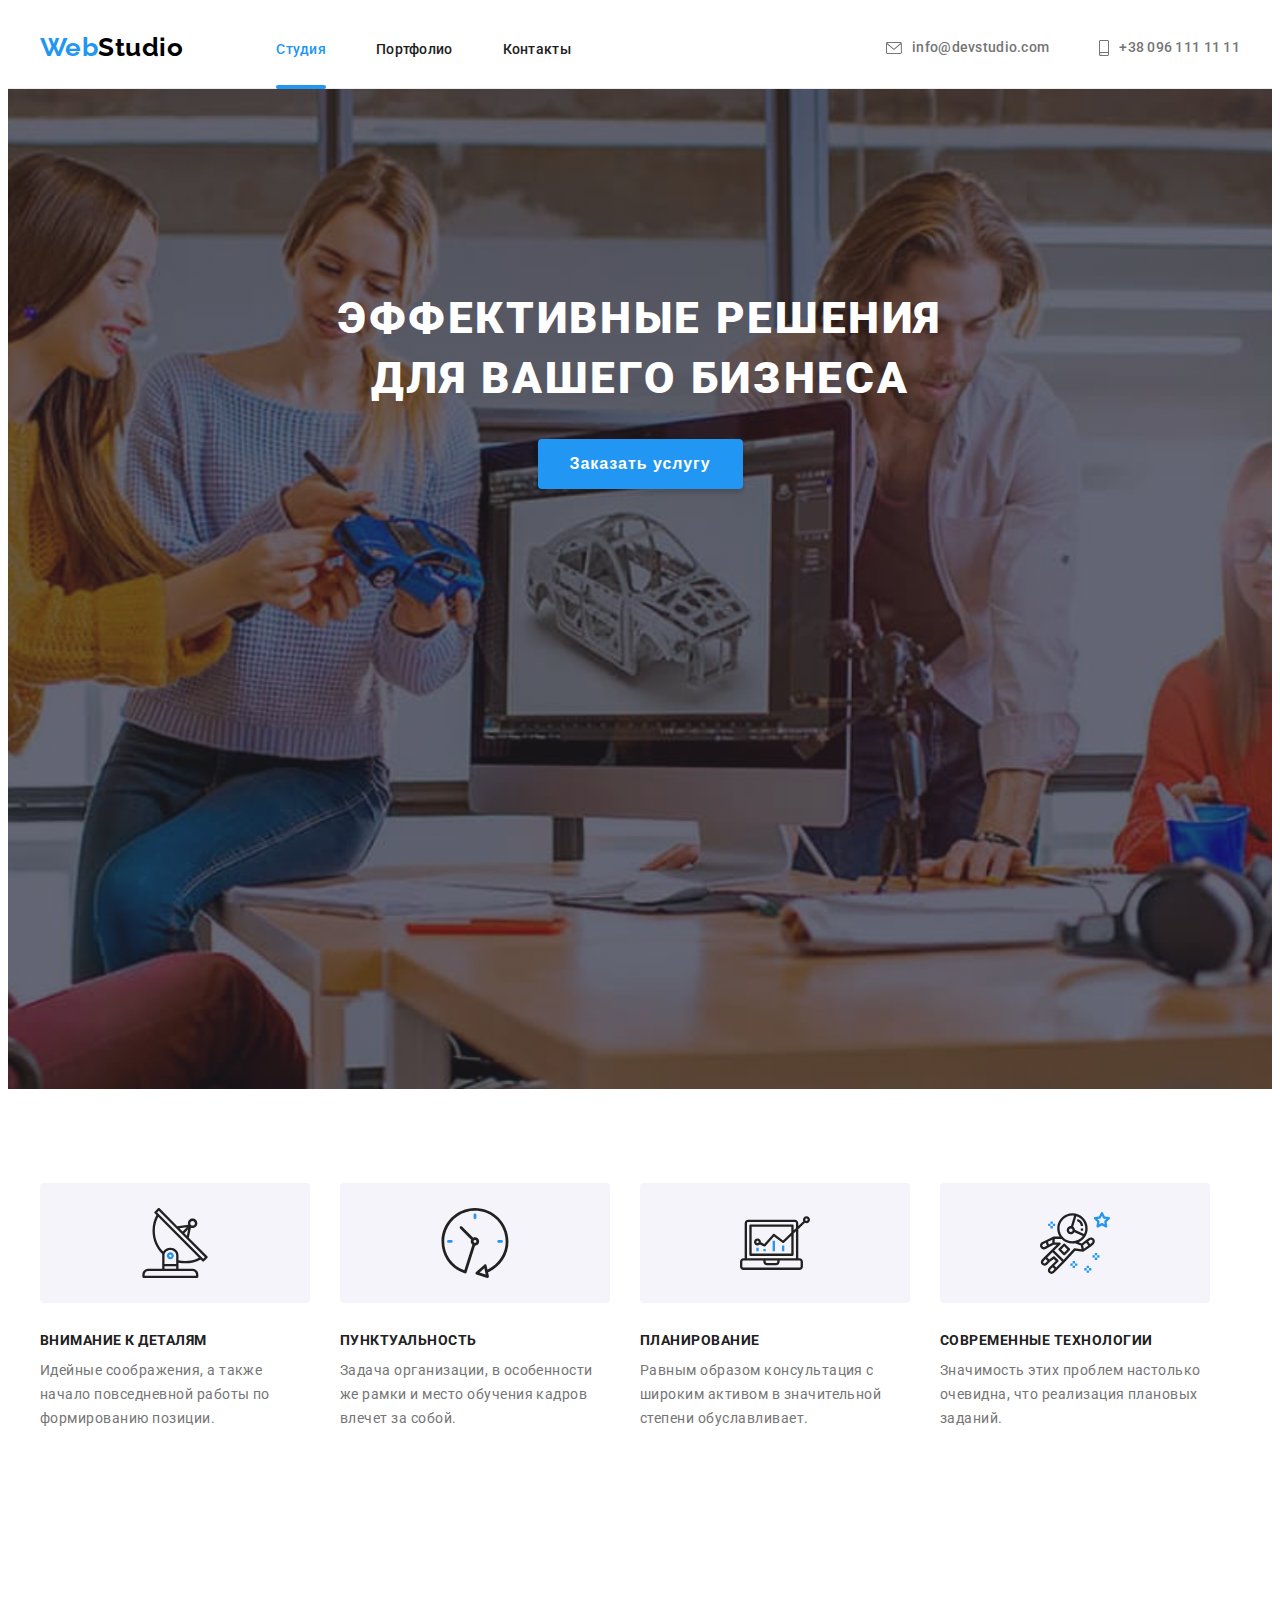
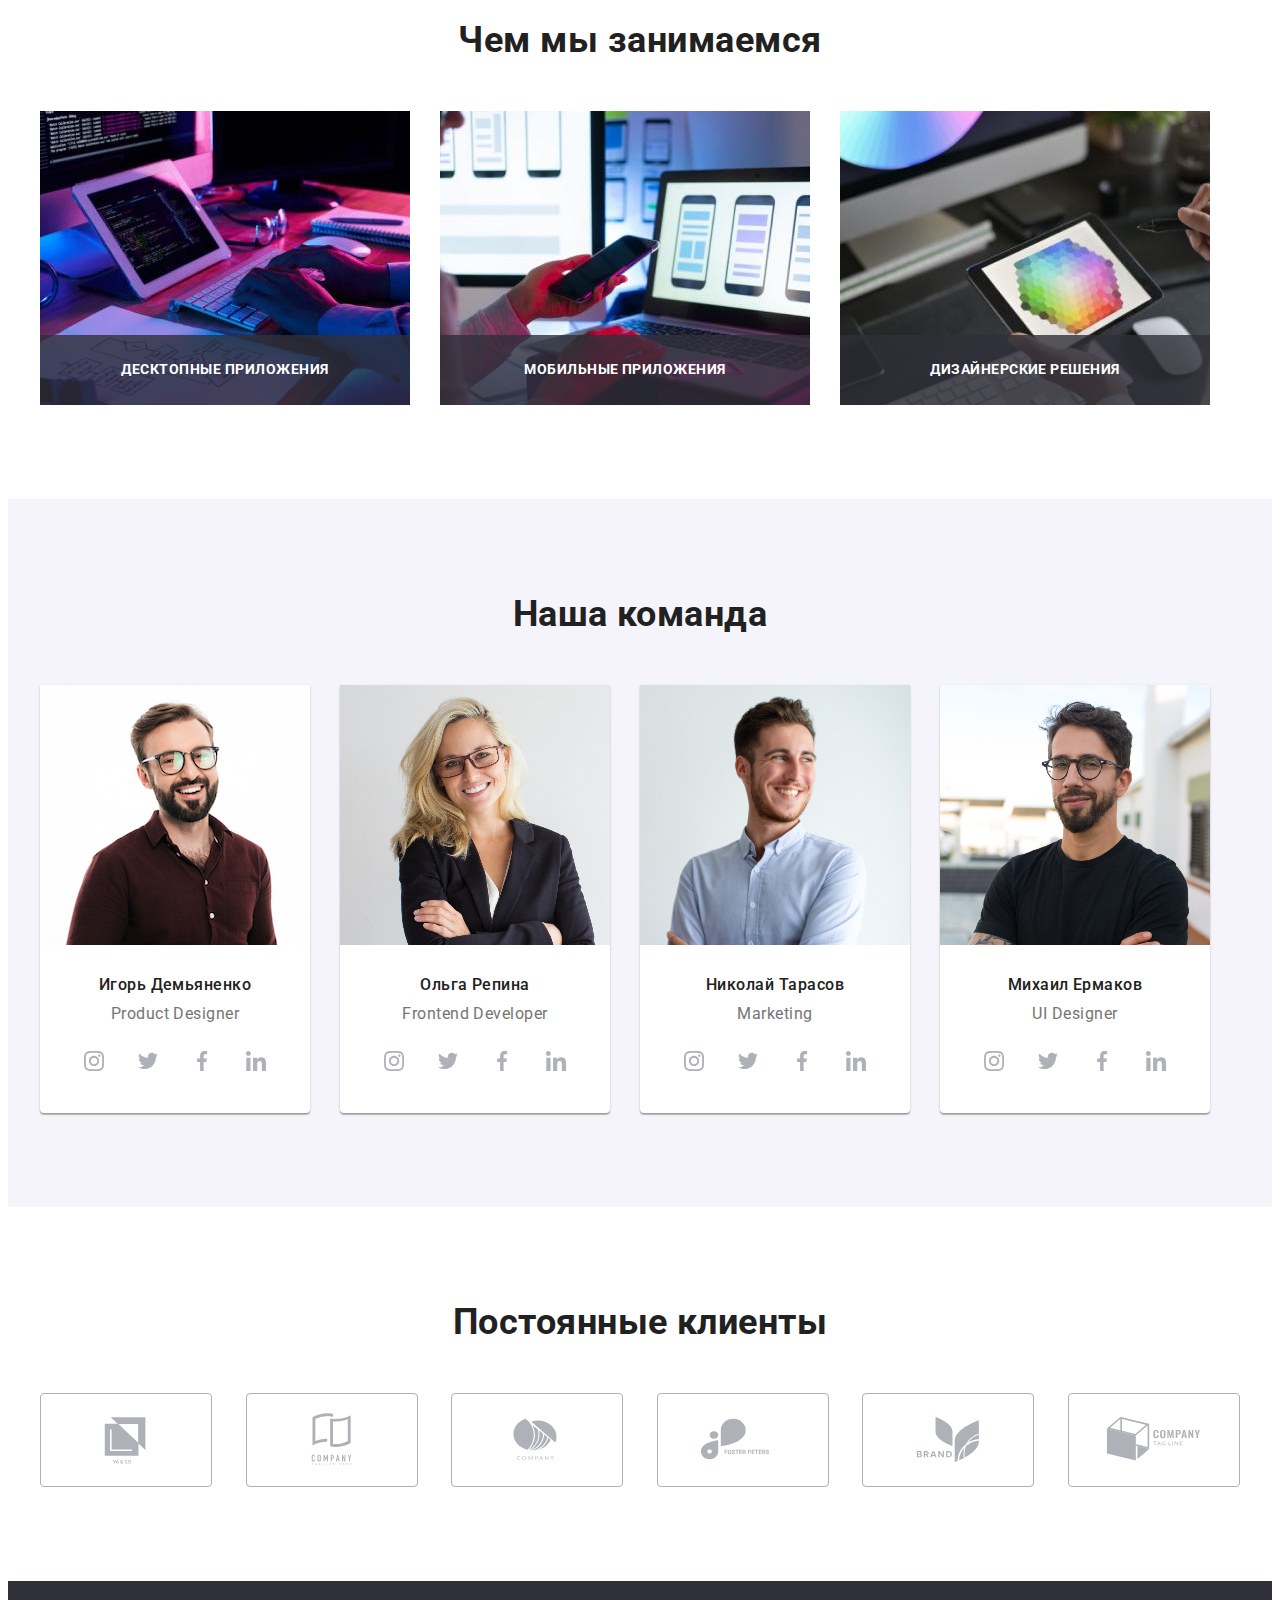
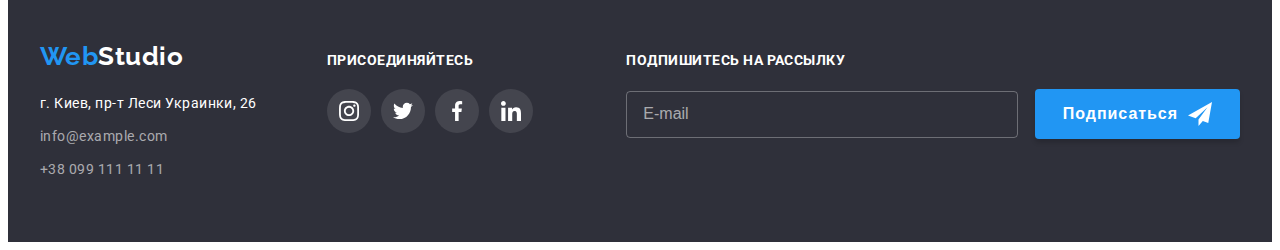
<file: index.html>
<!DOCTYPE html>
<html lang="ru">
<head>
    <meta charset="UTF-8">
    <meta http-equiv="X-UA-Compatible" content="IE=edge">
    <meta name="viewport" content="width=device-width, initial-scale=1.0">
    <title>Студия</title>
    <link rel="preconnect" href="https://fonts.gstatic.com">
    <link
      href="https://fonts.googleapis.com/css2?family=Raleway:wght@700&family=Roboto:wght@400;500;700;900&display=swap"
      rel="stylesheet"
    >
    <link rel="stylesheet" href="https://cdnjs.cloudflare.com/ajax/libs/modern-normalize/1.0.0/modern-normalize.min.css"
        integrity="sha512-ISS7cAi1PEhQ8jnbJpJZMd29NlhNj4AWYyLOSp2CE/CsHxTCu+r+t0D2yoJudVrd0/8fTVPUVDzY5Tvli75u/g=="
        crossorigin="anonymous" 
    >
    <link rel="stylesheet" href="./css/styles.css">
</head>
<body>
    <!-- Шапка -->
    <header class="site-header">
        <div class="container main-nav">
            <nav class="nav">
                <a class="logo" href="./index.html" lang="en">Web<span class="logo-dark">Studio</span></a>
                <ul class="nav list">
                    <li class="nav-item"><a class="nav-link current" href="./index.html">Студия</a></li>
                    <li class="nav-item"><a class="nav-link" href="./portfolio.html">Портфолио</a></li>
                    <li class="nav-item"><a class="nav-link" href="">Контакты</a></li>
                </ul>
            </nav>
            
            <ul class="contacts list">
                <li class="contacts-item">
                    <a class="contacts-link" href="mailto:info@devstudio.com">
                        <svg class="icon-envelope" width="16px" height="12px">
                            <use href="./images/icons.svg#icon-envelope"></use>
                        </svg>
                        info@devstudio.com
                    </a>
                </li>
                <li class="contacts-item">
                    <a class="contacts-link" href="tel:+380961111111">
                        <svg class="icon-smartphone" width="10px" height="16px">
                            <use href="./images/icons.svg#icon-smartphone"></use>
                        </svg>
                        +38 096 111 11 11
                    </a>
                </li>
            </ul>
        </div>
    </header>

    <main>
        <!-- Герой -->
        <section class="hero">
            <div class="container">
                <h1 class="hero-title">Эффективные решения для вашего бизнеса</h1>
                <button class="hero-button" type="button" data-modal-open>Заказать услугу</button>
            </div>
        </section>

        <!-- Особенности -->
        <section class="section">
            <div class="container">
                <h2 hidden>Особенности</h2>
                <ul class="features list">
                    <li class="features-item">
                        <div class="features-thumb">
                            <svg width="70px" height="70px">
                                <use href="./images/icons.svg#icon-antenna"></use>
                            </svg>
                        </div>
                        <h3 class="list-title">Внимание к деталям</h3>
                        <p class="list-description">Идейные соображения, а также начало повседневной работы по формированию позиции.</p>
                    </li>
                    <li class="features-item">
                        <div class="features-thumb">
                            <svg width="70px" height="70px">
                                <use href="./images/icons.svg#icon-clock"></use>
                            </svg>
                        </div>
                        <h3 class="list-title">Пунктуальность</h3>
                        <p class="list-description">Задача организации, в особенности же рамки и место обучения кадров влечет за собой.</p>
                    </li>
                    <li class="features-item">
                        <div class="features-thumb">
                            <svg width="70px" height="70px">
                                <use href="./images/icons.svg#icon-diagram"></use>
                            </svg>
                        </div>
                        <h3 class="list-title">Планирование</h3>
                        <p class="list-description">Равным образом консультация с широким активом в значительной степени обуславливает.</p>
                    </li>
                    <li class="features-item">
                        <div class="features-thumb">
                            <svg width="70px" height="70px">
                                <use href="./images/icons.svg#icon-astronaut"></use>
                            </svg>
                        </div>
                        <h3 class="list-title">Современные технологии</h3>
                        <p class="list-description">Значимость этих проблем настолько очевидна, что реализация плановых заданий.</p>
                    </li>
                </ul>
            </div>
        </section>

        <!-- Чем мы занимаемся -->
        <section class="section">
            <div class="container">
                <h2 class="section-title">Чем мы занимаемся</h2>
                <ul class="work list">
                    <li class="work-item">
                        <img class="work-img" src="./images/img1.jpg" alt="Сотрудник печатает на клавиатуре" width="370" height="294">
                        <h3 class="work-list-title">Десктопные приложения</h3>
                    </li>
                    <li class="work-item">
                        <img class="work-img" src="./images/img2.jpg" alt="Сотрудник держит в руке телефон" width="370" height="294">
                        <h3 class="work-list-title">Мобильные приложения</h3>
                    </li>
                    <li class="work-item">
                        <img class="work-img" src="./images/img3.jpg" alt="Сотрудник рисует на планшете" width="370" height="294">
                        <h3 class="work-list-title">Дизайнерские решения</h3>
                    </li>
                </ul>
            </div>
        </section>

        <!-- Наша команда -->
        <section class="team-section">
            <div class="container">
                <h2 class="section-title">Наша команда</h2>
                <ul class="team list">
                    <li class="team-item">
                        <img class="team-img" src="./images/ihor.jpg" alt="Игорь Демьяненко" width="270" height="260">
                        <div class="team-card">
                            <h3 class="name-title">Игорь Демьяненко</h3>
                            <p class="job-description" lang="en">Product Designer</p>
                            <ul class="social-icons list">
                                <li>
                                    <a class="social-link" href="">
                                        <svg class="social-icon" width="20px" height="20px">
                                            <use href="./images/icons.svg#icon-instagram"></use>
                                        </svg>
                                    </a>
                                </li>
                                <li>
                                    <a class="social-link" href="">
                                        <svg class="social-icon" width="20px" height="20px">
                                            <use href="./images/icons.svg#icon-twitter"></use>
                                        </svg>
                                    </a>
                                </li>
                                <li>
                                    <a class="social-link" href="">
                                        <svg class="social-icon" width="20px" height="20px">
                                            <use href="./images/icons.svg#icon-facebook"></use>
                                        </svg>
                                    </a>
                                </li>
                                <li>
                                    <a class="social-link" href="">
                                        <svg class="social-icon" width="20px" height="20px">
                                            <use href="./images/icons.svg#icon-linkedin"></use>
                                        </svg>
                                    </a>
                                </li>
                            </ul>
                        </div>
                    </li>
                    <li class="team-item">
                        <img class="team-img" src="./images/olga.jpg" alt="Ольга Репина" width="270" height="260">
                        <div class="team-card">
                            <h3 class="name-title">Ольга Репина</h3>
                            <p class="job-description" lang="en">Frontend Developer</p>
                            <ul class="social-icons list">
                                <li>
                                    <a class="social-link" href="">
                                        <svg class="social-icon" width="20px" height="20px">
                                            <use href="./images/icons.svg#icon-instagram"></use>
                                        </svg>
                                    </a>
                                </li>
                                <li>
                                    <a class="social-link" href="">
                                        <svg class="social-icon" width="20px" height="20px">
                                            <use href="./images/icons.svg#icon-twitter"></use>
                                        </svg>
                                    </a>
                                </li>
                                <li>
                                    <a class="social-link" href="">
                                        <svg class="social-icon" width="20px" height="20px">
                                            <use href="./images/icons.svg#icon-facebook"></use>
                                        </svg>
                                    </a>
                                </li>
                                <li>
                                    <a class="social-link" href="">
                                        <svg class="social-icon" width="20px" height="20px">
                                            <use href="./images/icons.svg#icon-linkedin"></use>
                                        </svg>
                                    </a>
                                </li>
                            </ul>
                        </div>
                    </li>
                    <li class="team-item">
                        <img class="team-img" src="./images/nikolay.jpg" alt="Николай Тарасов" width="270" height="260">
                        <div class="team-card">
                            <h3 class="name-title">Николай Тарасов</h3>
                            <p class="job-description" lang="en">Marketing</p>
                            <ul class="social-icons list">
                                <li>
                                    <a class="social-link" href="">
                                        <svg class="social-icon" width="20px" height="20px">
                                            <use href="./images/icons.svg#icon-instagram"></use>
                                        </svg>
                                    </a>
                                </li>
                                <li>
                                    <a class="social-link" href="">
                                        <svg class="social-icon" width="20px" height="20px">
                                            <use href="./images/icons.svg#icon-twitter"></use>
                                        </svg>
                                    </a>
                                </li>
                                <li>
                                    <a class="social-link" href="">
                                        <svg class="social-icon" width="20px" height="20px">
                                            <use href="./images/icons.svg#icon-facebook"></use>
                                        </svg>
                                    </a>
                                </li>
                                <li>
                                    <a class="social-link" href="">
                                        <svg class="social-icon" width="20px" height="20px">
                                            <use href="./images/icons.svg#icon-linkedin"></use>
                                        </svg>
                                    </a>
                                </li>
                            </ul>
                        </div>
                    </li>
                    <li class="team-item">
                        <img class="team-img" src="./images/mihail.jpg" alt="Михаил Ермаков" width="270" height="260">
                        <div class="team-card">
                            <h3 class="name-title">Михаил Ермаков</h3>
                            <p class="job-description" lang="en">UI Designer</p>
                            <ul class="social-icons list">
                                <li>
                                    <a class="social-link" href="">
                                        <svg class="social-icon" width="20px" height="20px">
                                            <use href="./images/icons.svg#icon-instagram"></use>
                                        </svg>
                                    </a>
                                </li>
                                <li>
                                    <a class="social-link" href="">
                                        <svg class="social-icon" width="20px" height="20px">
                                            <use href="./images/icons.svg#icon-twitter"></use>
                                        </svg>
                                    </a>
                                </li>
                                <li>
                                    <a class="social-link" href="">
                                        <svg class="social-icon" width="20px" height="20px">
                                            <use href="./images/icons.svg#icon-facebook"></use>
                                        </svg>
                                    </a>
                                </li>
                                <li>
                                    <a class="social-link" href="">
                                        <svg class="social-icon" width="20px" height="20px">
                                            <use href="./images/icons.svg#icon-linkedin"></use>
                                        </svg>
                                    </a>
                                </li>
                            </ul>
                        </div>
                    </li>
                </ul>
            </div>
        </section>

        <!-- Постоянные клиенты -->
        <section class="section">
            <div class="container">
                <h2 class="section-title">Постоянные клиенты</h2>
                <ul class="clients list">
                    <li>
                        <a class="clients-link" href="">
                            <svg class="icon-client" width="106px" height="60px">
                                <use href="./images/icons.svg#icon-client1"></use>
                            </svg>
                        </a>
                    </li>
                    <li>
                        <a class="clients-link" href="">
                            <svg class="icon-client" width="106px" height="60px">
                                <use href="./images/icons.svg#icon-client2"></use>
                            </svg>
                        </a>
                    </li>
                    <li>
                        <a class="clients-link" href="">
                            <svg class="icon-client" width="106px" height="60px">
                                <use href="./images/icons.svg#icon-client3"></use>
                            </svg>
                        </a>
                    </li>
                    <li>
                        <a class="clients-link" href="">
                            <svg class="icon-client" width="106px" height="60px">
                                <use href="./images/icons.svg#icon-client4"></use>
                            </svg>
                        </a>
                    </li>
                    <li>
                        <a class="clients-link" href="">
                            <svg class="icon-client" width="106px" height="60px">
                                <use href="./images/icons.svg#icon-client5"></use>
                            </svg>
                        </a>
                    </li>
                    <li>
                        <a class="clients-link" href="">
                            <svg class="icon-client" width="106px" height="60px">
                                <use href="./images/icons.svg#icon-client6"></use>
                            </svg>
                        </a>
                    </li>
                </ul>
            </div>
        </section>
    </main>

    <!-- Футер -->
    <footer class="site-footer">
        <div class="footer-container">
            <div>
                <a class="footer-logo" href="./index.html" lang="en">Web<span class="logo-light">Studio</span></a>
                <address class="footer-address">
                    <ul class="footer-contacts list">
                        <li class="footer-contacts-item">
                            <a class="footer-link" href="https://goo.gl/maps/vKGcgTTfENGXNoY86" target="_blank"
                                rel="noreferrer noopener">г. Киев, пр-т Леси Украинки, 26</a>
                        </li>
                        <li class="footer-contacts-item">
                            <a class="footer-contact" href="mailto:info@example.com">info@example.com</a>
                        </li>
                        <li class="footer-contacts-item">
                            <a class="footer-contact" href="tel:+380991111111">+38 099 111 11 11</a>
                        </li>
                    </ul>
                </address>
            </div>
            <div class="social-footer">
                <h3 class="footer-title">Присоединяйтесь</h3>
                <ul class="social-icons list">
                    <li class="footer-social-item">
                         <a class="footer-social-link" href="">
                            <svg class="footer-social-icon" width="20px" height="20px">
                                <use href="./images/icons.svg#icon-instagram"></use>
                            </svg>
                        </a>
                    </li>
                    <li class="footer-social-item">
                        <a class="footer-social-link" href="">
                            <svg class="footer-social-icon" width="20px" height="20px">
                                <use href="./images/icons.svg#icon-twitter"></use>
                            </svg>
                        </a>
                    </li>
                    <li class="footer-social-item">
                        <a class="footer-social-link" href="">
                            <svg class="footer-social-icon" width="20px" height="20px">
                                <use href="./images/icons.svg#icon-facebook"></use>
                            </svg>
                        </a>
                    </li>
                    <li class="footer-social-item">
                        <a class="footer-social-link" href="">
                            <svg class="footer-social-icon" width="20px" height="20px">
                                <use href="./images/icons.svg#icon-linkedin"></use>
                            </svg>
                        </a>
                    </li>
                </ul>
            </div>
            <form class="subscribe-form">
                <label class="subscribe-form-label" for="subscribe-email">Подпишитесь на рассылку</label>
                <div>
                    <input class="subscribe-form-input" type="email" name="mail" id="subscribe-email" placeholder="E-mail" required>
                    <button class="subscribe-btn" type="submit">
                        Подписаться
                        <svg class="subscribe-icon">
                            <use href="./images/icons.svg#icon-send"></use>
                        </svg>
                    </button>
                </div>
            </form>
        </div>
    </footer>

    <div class="backdrop is-hidden" data-modal>
        <div class="modal">
            <button class="modal-close-button" type="button" data-modal-close>
                <svg width="18px" height="18px">
                    <use href="./images/icons.svg#icon-close-btn"></use>
                </svg>
            </button>
            <form class="modal-form">
                <p class="modal-form-title">Оставьте свои данные, мы вам перезвоним</p>
                <label class="modal-form-field">
                    Имя
                    <span class="modal-form-input-wrapper">
                        <input class="modal-form-input" type="text" name="user-name" minlength="2" required>
                        <svg class="modal-form-icon">
                            <use href="./images/icons.svg#icon-person"></use>
                        </svg>
                    </span>
                </label>
                <label class="modal-form-field">
                    Телефон
                    <span class="modal-form-input-wrapper">
                        <input class="modal-form-input" type="tel" name="user-tel-number" required>
                        <svg class="modal-form-icon">
                            <use href="./images/icons.svg#icon-phone"></use>
                        </svg>
                    </span>
                </label>
                <label class="modal-form-field">
                    Почта
                    <span class="modal-form-input-wrapper">
                        <input class="modal-form-input" type="email" name="user-mail" required>
                        <svg class="modal-form-icon">
                            <use href="./images/icons.svg#icon-email"></use>
                        </svg>
                    </span>
                </label>
                <label class="modal-message-field">
                    Комментарий
                    <textarea class="modal-form-message" name="user-message"  placeholder="Введите текст" title="Введите комментарий"></textarea>
                </label>
                <label class="field">
                    <input class="checkbox" type="checkbox" name="user-policy" value="agree" required>
                    <span class="icon"></span>
                    <span class="label">Соглашаюсь с рассылкой и принимаю <a class="agreement-link" href="#" >Условия договора</a></span>
                    
                </label>
                <button class="modal-form-btn" type="submit" >Отправить</button>
            </form>
        </div>
    </div>
    <script src="./js/modal.js"></script>
</body>
</html>
</file>
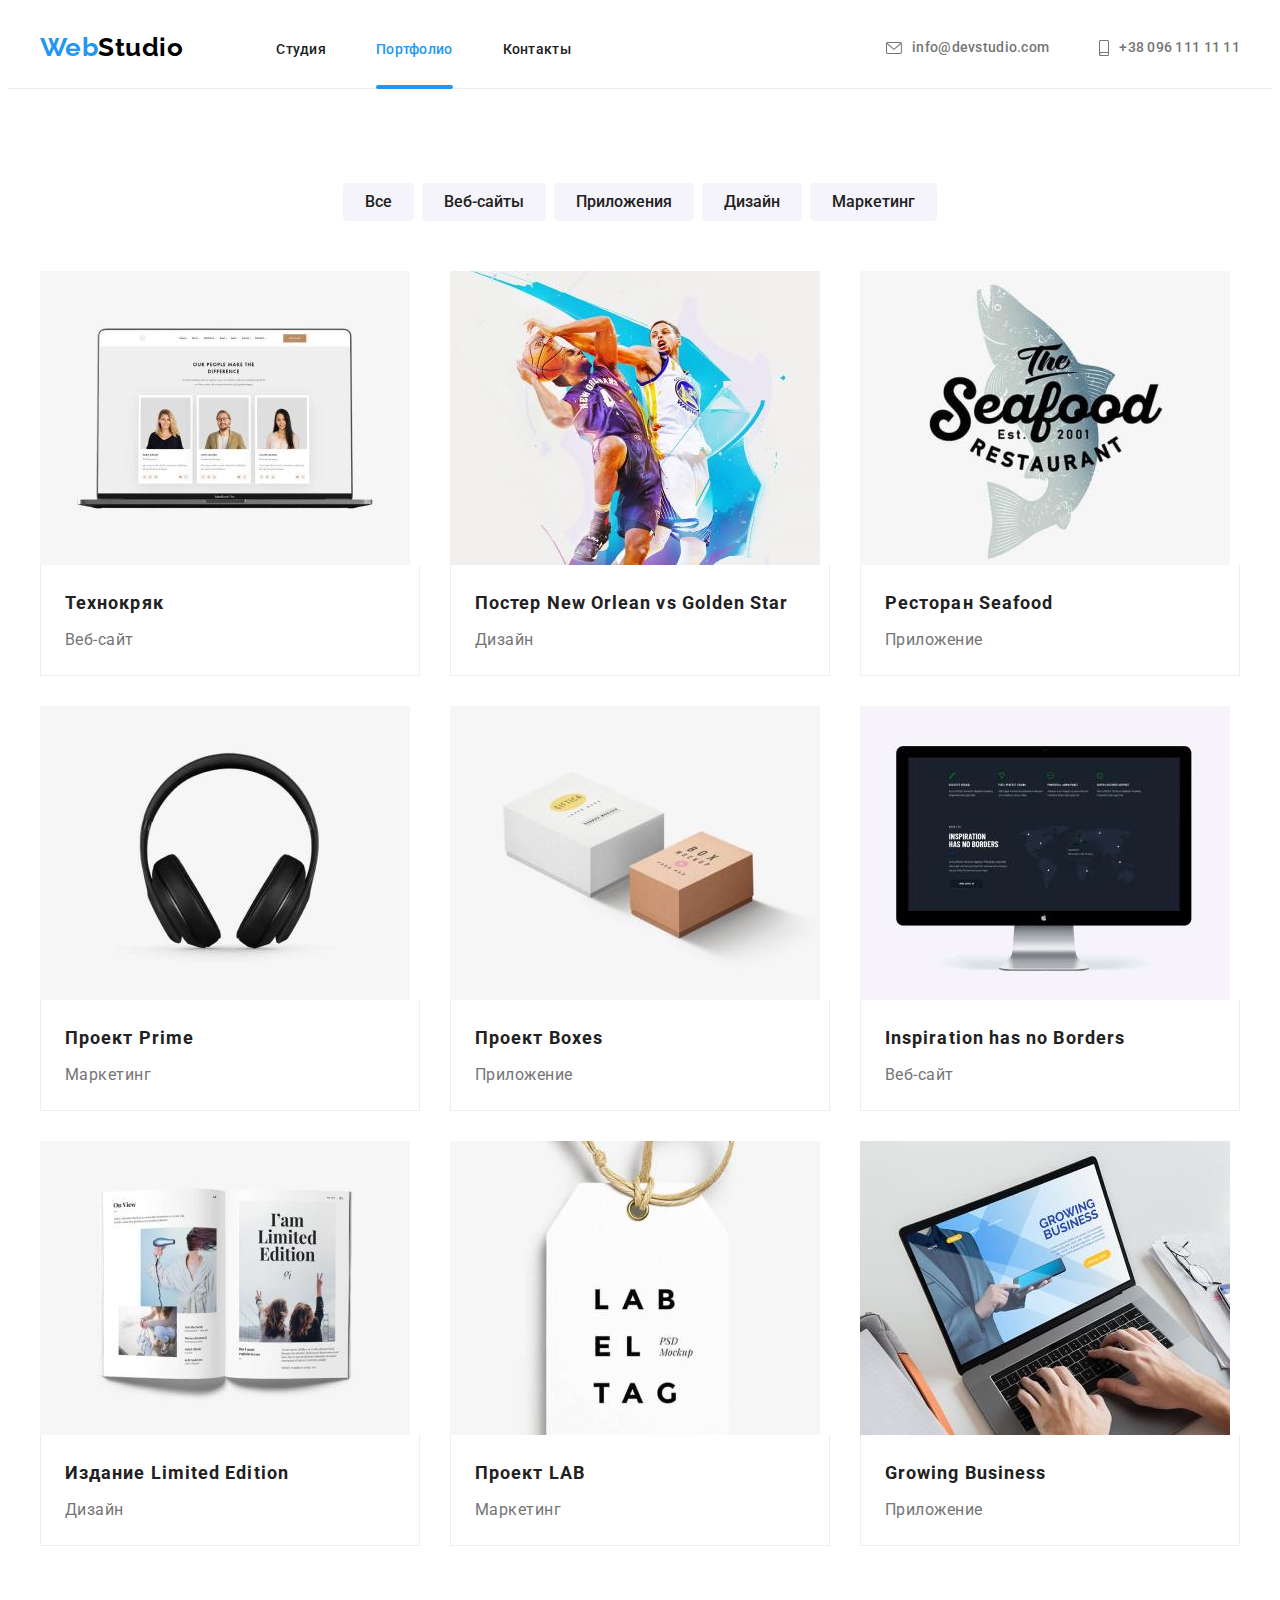
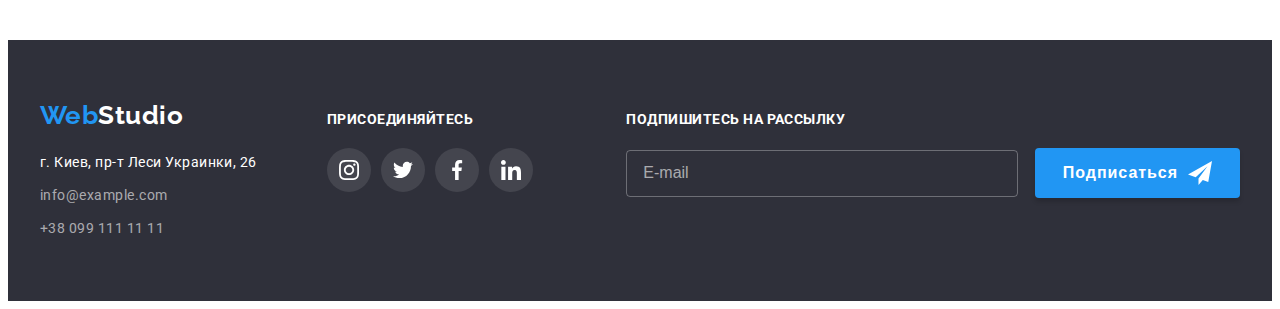
<file: portfolio.html>
<!DOCTYPE html>
<html lang="ru">
<head>
    <meta charset="UTF-8">
    <meta http-equiv="X-UA-Compatible" content="IE=edge">
    <meta name="viewport" content="width=device-width, initial-scale=1.0">
    <title>Портфолио</title>
    <link rel="preconnect" href="https://fonts.gstatic.com">
    <link 
      href="https://fonts.googleapis.com/css2?family=Raleway:wght@700&family=Roboto:wght@400;500;700;900&display=swap"
      rel="stylesheet"
    >
    <link rel="stylesheet" href="https://cdnjs.cloudflare.com/ajax/libs/modern-normalize/1.0.0/modern-normalize.min.css"
        integrity="sha512-ISS7cAi1PEhQ8jnbJpJZMd29NlhNj4AWYyLOSp2CE/CsHxTCu+r+t0D2yoJudVrd0/8fTVPUVDzY5Tvli75u/g=="
        crossorigin="anonymous"
    >
    <link rel="stylesheet" href="./css/styles.css">
</head>
<body>
    <!-- Шапка -->
    <header class="site-header">
        <div class="container main-nav">
            <nav class="nav">
                <a class="logo" href="./index.html" lang="en">Web<span class="logo-dark">Studio</span></a>
                <ul class="nav list">
                    <li class="nav-item"><a class="nav-link" href="./index.html">Студия</a></li>
                    <li class="nav-item"><a class="nav-link current" href="./portfolio.html">Портфолио</a></li>
                    <li class="nav-item"><a class="nav-link" href="">Контакты</a></li>
                </ul>
            </nav>
        
            <ul class="contacts list">
                <li class="contacts-item">
                    <a class="contacts-link" href="mailto:info@devstudio.com">
                        <svg class="icon-envelope" width="16px" height="12px">
                            <use href="./images/icons.svg#icon-envelope"></use>
                        </svg>
                        info@devstudio.com
                    </a>
                </li>
                <li class="contacts-item">
                    <a class="contacts-link" href="tel:+380961111111">
                        <svg class="icon-smartphone" width="10px" height="16px">
                            <use href="./images/icons.svg#icon-smartphone"></use>
                        </svg>
                        +38 096 111 11 11
                    </a>
                </li>
            </ul>
        </div>
    </header>

    <main>
        <!-- Примеры проектов -->
       <section class="section">
            <div class="container">
                <h1 hidden>Примеры проектов</h1>
                <ul class="filter list">
                    <li class="filter-item"><button class="filter-button" type="button">Все</button></li>
                    <li class="filter-item"><button class="filter-button" type="button">Веб-сайты</button></li>
                    <li class="filter-item"><button class="filter-button" type="button">Приложения</button></li>
                    <li class="filter-item"><button class="filter-button" type="button">Дизайн</button></li>
                    <li class="filter-item"><button class="filter-button" type="button">Маркетинг</button></li>
                </ul>
                <ul class="projects list">
                    <li class="projects-item">
                        <a class="projects-link" href="">
                            <div class="project-wrapper">
                                <img class="projects-img" src="./images/portfolio/portfolio1.jpg" alt="Технокряк" width="370" height="294">
                                <p class="overlay">Технокряк это современная площадка распространения коронавируса. Компании используют эту платформу для цифрового
                                шпионажа и атак на защищённые сервера конкурентов.</p>
                            </div>
                            <div class="projects-card">
                                <h2 class="project-title">Технокряк</h2>
                                <p class="project-type">Веб-сайт</p>
                            </div>
                        </a>
                    </li>
                    <li class="projects-item">
                        <a class="projects-link" href="">
                            <div class="project-wrapper">
                                <img class="projects-img" src="./images/portfolio/portfolio2.jpg" alt="Постер New Orlean vs Golden Star" width="370" height="294">
                                <p class="overlay">Технокряк это современная площадка распространения коронавируса. Компании используют эту платформу для цифрового
                                шпионажа и атак на защищённые сервера конкурентов.</p>
                            </div>
                            <div class="projects-card">
                                <h2 class="project-title">Постер New Orlean vs Golden Star</h2>
                                <p class="project-type">Дизайн</p>
                            </div>
                        </a>
                    </li>
                    <li class="projects-item">
                        <a class="projects-link" href="">
                            <div class="project-wrapper">
                                <img class="projects-img" src="./images/portfolio/portfolio3.jpg" alt="Ресторан Seafood" width="370" height="294">
                                <p class="overlay">Технокряк это современная площадка распространения коронавируса. Компании используют эту платформу для цифрового
                                шпионажа и атак на защищённые сервера конкурентов.</p>
                            </div>
                            <div class="projects-card">
                                <h2 class="project-title">Ресторан Seafood</h2>
                                <p class="project-type">Приложение</p>
                            </div>
                        </a>
                    </li>
                    <li class="projects-item">
                        <a class="projects-link" href="">
                            <div class="project-wrapper">
                                <img class="projects-img" src="./images/portfolio/portfolio4.jpg" alt="Проект Prime" width="370" height="294">
                                <p class="overlay">Технокряк это современная площадка распространения коронавируса. Компании используют эту платформу для цифрового
                                шпионажа и атак на защищённые сервера конкурентов.</p>
                            </div>
                            <div class="projects-card">
                                <h2 class="project-title">Проект Prime</h2>
                                <p class="project-type">Маркетинг</p>
                            </div>
                        </a>
                    </li>
                    <li class="projects-item">
                        <a class="projects-link" href="">
                            <div class="project-wrapper">
                                <img class="projects-img" src="./images/portfolio/portfolio5.jpg" alt="Проект Boxes" width="370" height="294">
                                <p class="overlay">Технокряк это современная площадка распространения коронавируса. Компании используют эту платформу для цифрового
                                шпионажа и атак на защищённые сервера конкурентов.</p>
                            </div>
                            <div class="projects-card">
                                <h2 class="project-title">Проект Boxes</h2>
                                <p class="project-type">Приложение</p>
                            </div>
                        </a>
                    </li>
                    <li class="projects-item">
                        <a class="projects-link" href="">
                            <div class="project-wrapper">
                                <img class="projects-img" src="./images/portfolio/portfolio6.jpg" alt="Inspiration has no Borders" width="370" height="294">
                                <p class="overlay">Технокряк это современная площадка распространения коронавируса. Компании используют эту платформу для цифрового
                                шпионажа и атак на защищённые сервера конкурентов.</p>
                            </div>
                            <div class="projects-card">
                                <h2 class="project-title">Inspiration has no Borders</h2>
                                <p class="project-type">Веб-сайт</p>
                            </div>
                        </a>
                    </li>
                    <li class="projects-item">
                        <a class="projects-link" href="">
                            <div class="project-wrapper">
                                <img class="projects-img" src="./images/portfolio/portfolio7.jpg" alt="Издание Limited Edition" width="370" height="294">
                                <p class="overlay">Технокряк это современная площадка распространения коронавируса. Компании используют эту платформу для цифрового
                                шпионажа и атак на защищённые сервера конкурентов.</p>
                            </div>
                            <div class="projects-card">
                                <h2 class="project-title">Издание Limited Edition</h2>
                                <p class="project-type">Дизайн</p>
                            </div>
                        </a>
                    </li>
                    <li class="projects-item">
                        <a class="projects-link" href="">
                            <div class="project-wrapper">
                                <img class="projects-img" src="./images/portfolio/portfolio8.jpg" alt="Проект LAB" width="370" height="294">
                                <p class="overlay">Технокряк это современная площадка распространения коронавируса. Компании используют эту платформу для цифрового
                                шпионажа и атак на защищённые сервера конкурентов.</p>
                            </div>
                            <div class="projects-card">
                                <h2 class="project-title">Проект LAB</h2>
                                <p class="project-type">Маркетинг</p>
                            </div>
                        </a>
                    </li>
                    <li class="projects-item">
                        <a class="projects-link" href="">
                            <div class="project-wrapper">
                                <img class="projects-img" src="./images/portfolio/portfolio9.jpg" alt="Growing Business" width="370" height="294">
                                <p class="overlay">Технокряк это современная площадка распространения коронавируса. Компании используют эту платформу для цифрового
                                шпионажа и атак на защищённые сервера конкурентов.</p>
                            </div>
                            <div class="projects-card">
                                <h2 class="project-title">Growing Business</h2>
                                <p class="project-type">Приложение</p>
                            </div>
                        </a>
                    </li>
                </ul>
            </div>
       </section>
    </main>

    <!-- Футер -->
    <footer class="site-footer">
        <div class="footer-container">
            <div>
                <a class="footer-logo" href="./index.html" lang="en">Web<span class="logo-light">Studio</span></a>
                <address class="footer-address">
                    <ul class="footer-contacts list">
                        <li class="footer-contacts-item">
                            <a class="footer-link" href="https://goo.gl/maps/vKGcgTTfENGXNoY86" target="_blank"
                                rel="noreferrer noopener">г. Киев, пр-т Леси Украинки, 26</a>
                        </li>
                        <li class="footer-contacts-item">
                            <a class="footer-contact" href="mailto:info@example.com">info@example.com</a>
                        </li>
                        <li class="footer-contacts-item">
                            <a class="footer-contact" href="tel:+380991111111">+38 099 111 11 11</a>
                        </li>
                    </ul>
                </address>
            </div>
            <div class="social-footer">
                <h3 class="footer-title">Присоединяйтесь</h3>
                <ul class="social-icons list">
                    <li class="footer-social-item">
                        <a class="footer-social-link" href="">
                            <svg class="footer-social-icon" width="20px" height="20px">
                                <use href="./images/icons.svg#icon-instagram"></use>
                            </svg>
                        </a>
                    </li>
                    <li class="footer-social-item">
                        <a class="footer-social-link" href="">
                            <svg class="footer-social-icon" width="20px" height="20px">
                                <use href="./images/icons.svg#icon-twitter"></use>
                            </svg>
                        </a>
                    </li>
                    <li class="footer-social-item">
                        <a class="footer-social-link" href="">
                            <svg class="footer-social-icon" width="20px" height="20px">
                                <use href="./images/icons.svg#icon-facebook"></use>
                            </svg>
                        </a>
                    </li>
                    <li class="footer-social-item">
                        <a class="footer-social-link" href="">
                            <svg class="footer-social-icon" width="20px" height="20px">
                                <use href="./images/icons.svg#icon-linkedin"></use>
                            </svg>
                        </a>
                    </li>
                </ul>
            </div>
            <form class="subscribe-form">
                <label class="subscribe-form-label" for="subscribe-email">Подпишитесь на рассылку</label>
                <div>
                    <input class="subscribe-form-input" type="email" name="mail" id="subscribe-email" placeholder="E-mail" required>
                    <button class="subscribe-btn" type="submit">
                        Подписаться
                        <svg class="subscribe-icon">
                            <use href="./images/icons.svg#icon-send"></use>
                        </svg>
                    </button>
                </div>
            </form>
        </div>
    </footer>
</body>

</html>
</file>
<file: css/styles.css>
:root {
  --primary-white-color: #ffffff;
  --footer-background-color: #2f303a;
  --section-background-color: #f5f4fa;
  --accent-color: #2196f3;
  --logo-dark-color: #000000;
  --title-text-color: #212121;
  --primary-text-color: #757575;
  --address-text-color: rgba(255, 255, 255, 0.6);
  --button-hover-color: #188ce8;
  --icon-color: #afb1b8;
  --footer-link-color: rgba(255, 255, 255, 0.1);
  --overlay-background-color: rgba(33, 150, 243, 0.9);
}

body {
  font-family: 'Roboto', sans-serif;
  letter-spacing: 0.03em;

  color: var(--primary-text-color);
  background-color: var(--primary-white-color);
}

h1,
h2,
h3,
h4,
h5,
h6,
p {
  margin-top: 0;
  margin-bottom: 0;
}

ul {
  margin-top: 0;
  margin-bottom: 0;
  padding-left: 0;
}

.container {
  width: 1200px;
  margin-left: auto;
  margin-right: auto;
  padding-left: 15px;
  padding-right: 15px;
}

.section {
  padding-top: 94px;
  padding-bottom: 94px;
}

/* -------Лого------- */
.logo {
  padding-top: 24px;
  padding-bottom: 25px;
  margin-right: 93px;

  color: var(--accent-color);

  font-family: 'Raleway', sans-serif;
  font-weight: 700;
  font-size: 26px;
  line-height: 1.19;
  text-decoration: none;
}

.logo-dark {
  color: var(--logo-dark-color);
}

/* -------Навигация------- */
.site-header {
  border-bottom: 1px solid #ececec;
}

.main-nav {
  display: flex;
  align-items: center;
}

.nav {
  display: flex;
  align-items: center;
}

.contacts {
  display: flex;
  margin-left: auto;
}

.nav-item:not(:last-child),
.contacts-item:not(:last-child) {
  margin-right: 50px;
}

.nav-link {
  padding-top: 32px;
  padding-bottom: 32px;

  color: var(--title-text-color);

  font-weight: 500;
  font-size: 14px;
  line-height: 1.14;
  letter-spacing: 0.02em;
  text-decoration: none;
  transition: color 250ms cubic-bezier(0.4, 0, 0.2, 1);
}

.nav-link:hover,
.nav-link:focus,
.contacts-link:hover,
.contacts-link:focus,
.footer-link:hover,
.footer-link:focus,
.footer-contact:hover,
.footer-contact:focus {
  color: var(--accent-color);
}

.nav-link.current {
  position: relative;

  color: var(--accent-color);
}

.nav-link.current::after {
  content: '';
  display: block;
  position: absolute;
  left: 0;
  bottom: 0;
  width: 100%;
  height: 4px;
  border-radius: 2px;
  background-color: var(--accent-color);
}

.contacts-link {
  display: flex;
  align-items: center;
  padding-top: 32px;
  padding-bottom: 32px;

  color: var(--primary-text-color);

  font-weight: 500;
  font-size: 14px;
  line-height: 1.14;
  letter-spacing: 0.02em;
  text-decoration: none;
  transition: color 250ms cubic-bezier(0.4, 0, 0.2, 1);
}

.contacts-link:hover .icon-smartphone,
.contacts-link:focus .icon-smartphone,
.contacts-link:hover .icon-envelope,
.contacts-link:focus .icon-envelope {
  fill: currentColor;
}

.icon-smartphone {
  margin-right: 10px;
  fill: var(--primary-text-color);
  transition: fill 250ms cubic-bezier(0.4, 0, 0.2, 1);
}

.icon-envelope {
  margin-right: 10px;
  fill: var(--primary-text-color);
  transition: fill 250ms cubic-bezier(0.4, 0, 0.2, 1);
}

.list {
  list-style: none;
}

/* -------Герой------- */
.hero {
  max-width: 1600px;
  height: 600px;
  margin-left: auto;
  margin-right: auto;
  padding-top: 200px;
  padding-bottom: 200px;

  background-color: #c4c4c4;
  background-image: linear-gradient(
      rgba(47, 48, 58, 0.4),
      rgba(47, 48, 58, 0.4)
    ),
    url(../images/herobg.jpg);
  background-position: center;
  background-repeat: no-repeat;
  background-size: cover;
  text-align: center;
}

.hero-title {
  width: 696px;
  margin-bottom: 30px;
  margin-left: auto;
  margin-right: auto;

  color: var(--primary-white-color);

  font-weight: 900;
  font-size: 44px;
  line-height: 1.36;
  letter-spacing: 0.06em;
  text-transform: uppercase;
}

.hero-button {
  padding: 10px 32px;
  border-radius: 4px;
  border: transparent;

  color: var(--primary-white-color);
  background-color: var(--accent-color);

  font-weight: 700;
  font-size: 16px;
  line-height: 1.88;
  letter-spacing: 0.06em;
  cursor: pointer;
  box-shadow: 0px 4px 4px rgba(0, 0, 0, 0.15);
  transition: background-color 250ms cubic-bezier(0.4, 0, 0.2, 1);
}

.hero-button:hover,
.hero-button:focus {
  background-color: var(--button-hover-color);
}

/* -------Особенности------- */
.features {
  display: flex;
}

.list-title {
  margin-bottom: 10px;

  color: var(--title-text-color);

  font-size: 14px;
  line-height: 1.14;
  text-transform: uppercase;
}

.list-description {
  width: 270px;
  font-size: 14px;
  line-height: 1.71;
}

.features-item:not(:last-child) {
  margin-right: 30px;
}

.features-thumb {
  width: 270px;
  height: 120px;
  margin-bottom: 30px;
  border-radius: 4px;
  display: flex;
  align-items: center;
  justify-content: center;
  background-color: var(--section-background-color);
}

/* -------Чем мы занимаемся------- */
.work {
  display: flex;
}

.work-item {
  position: relative;
}

.work-item:not(:last-child) {
  margin-right: 30px;
}

.section-title {
  margin-bottom: 50px;

  color: var(--title-text-color);

  font-size: 36px;
  line-height: 1.17;
  text-align: center;
}
.work-img {
  display: block;
}

.work-list-title {
  position: absolute;
  left: 0;
  bottom: 0;

  color: var(--primary-white-color);
  background-color: rgba(47, 48, 58, 0.8);

  font-size: 14px;
  line-height: 1.14;
  text-transform: uppercase;
  text-align: center;
  width: 100%;
  padding-top: 27px;
  padding-bottom: 27px;
}

/* -------Наша команда------- */
.team {
  display: flex;
}

.team-item {
  border-radius: 0 0 4px 4px;
  box-shadow: 0px 1px 3px rgba(0, 0, 0, 0.12), 0px 1px 1px rgba(0, 0, 0, 0.14),
    0px 2px 1px rgba(0, 0, 0, 0.2);
  background-color: var(--primary-white-color);
}

.team-item:not(:last-child) {
  margin-right: 30px;
}

.team-section {
  padding-top: 94px;
  padding-bottom: 94px;

  background-color: var(--section-background-color);
}

.team-card {
  padding: 30px 32px;
}

.name-title {
  margin-bottom: 10px;

  color: var(--title-text-color);

  font-weight: 500;
  font-size: 16px;
  line-height: 1.19;
  text-align: center;
}

.team-img {
  display: block;
}

.job-description {
  margin-bottom: 16px;

  font-size: 16px;
  line-height: 1.19;
  text-align: center;
}

.social-icons {
  display: flex;
  align-items: center;
  justify-content: space-between;
}

.social-link {
  display: flex;
  align-items: center;
  justify-content: center;
  width: 44px;
  height: 44px;
  border-radius: 50%;
  transition: background-color 250ms cubic-bezier(0.4, 0, 0.2, 1);
}

.social-link:hover,
.social-link:focus {
  background-color: var(--accent-color);
}

.social-link:hover .social-icon,
.social-link:focus .social-icon {
  fill: var(--primary-white-color);
}

.social-icon {
  fill: var(--icon-color);
  transition: fill 250ms cubic-bezier(0.4, 0, 0.2, 1);
}

/* -------Постоянные клиенты------- */
.clients {
  display: flex;
  justify-content: space-between;
}

.clients-link {
  display: flex;
  align-items: center;
  justify-content: center;
  width: 170px;
  height: 92px;
  border: 1px solid #afb1b8;
  border-radius: 4px;
  transition: border-color 250ms cubic-bezier(0.4, 0, 0.2, 1);
}

.clients-link:hover,
.clients-link:focus {
  border: 1px solid var(--accent-color);
}

.clients-link:hover .icon-client,
.clients-link:focus .icon-client {
  fill: var(--accent-color);
}

.icon-client {
  fill: var(--icon-color);
  transition: fill 250ms cubic-bezier(0.4, 0, 0.2, 1);
}

/* -------Футер------- */
.site-footer {
  padding-top: 60px;
  padding-bottom: 60px;

  background-color: var(--footer-background-color);
}

.footer-container {
  display: flex;
  align-items: baseline;
  width: 1200px;
  margin-left: auto;
  margin-right: auto;
  padding-left: 15px;
  padding-right: 15px;
}

.social-footer {
  margin-left: 70px;
}

.footer-logo {
  color: var(--accent-color);

  font-family: 'Raleway', sans-serif;
  font-weight: 700;
  font-size: 26px;
  line-height: 1.19;
  text-decoration: none;
}

.logo-light {
  color: var(--primary-white-color);
}

.footer-contacts-item:not(:last-child) {
  margin-bottom: 9px;
}

.footer-address {
  margin-top: 20px;
  font-style: normal;
}

.footer-contact {
  color: var(--address-text-color);

  font-size: 14px;
  line-height: 1.71;
  text-decoration: none;
  transition: color 250ms cubic-bezier(0.4, 0, 0.2, 1);
}

.footer-link {
  color: var(--primary-white-color);

  font-size: 14px;
  line-height: 1.71;
  text-decoration: none;
  transition: color 250ms cubic-bezier(0.4, 0, 0.2, 1);
}

.footer-title {
  margin-bottom: 20px;

  color: var(--primary-white-color);

  font-size: 14px;
  line-height: 1.14;
  text-transform: uppercase;
}

.footer-social-item:not(:last-child) {
  margin-right: 10px;
}

.footer-social-link {
  display: flex;
  align-items: center;
  justify-content: center;
  width: 44px;
  height: 44px;
  border-radius: 50%;

  background-color: var(--footer-link-color);
  transition: background-color 250ms cubic-bezier(0.4, 0, 0.2, 1);
}

.footer-social-link:hover,
.footer-social-link:focus {
  background-color: var(--accent-color);
}

.footer-social-icon {
  fill: var(--primary-white-color);
}

.subscribe-form {
  margin-left: auto;
}

.subscribe-form-label {
  display: inline-flex;
  margin-bottom: 20px;

  color: var(--primary-white-color);

  font-size: 14px;
  font-weight: 700;
  line-height: 1.14;
  text-transform: uppercase;
}

.subscribe-form-input {
  width: 358px;
  padding: 15px 16px;
  border: 1px solid rgba(255, 255, 255, 0.3);
  border-radius: 4px;

  color: var(--primary-white-color);
  background-color: transparent;
  transition: border-color 250ms cubic-bezier(0.4, 0, 0.2, 1);
}

.subscribe-form-input:focus {
  outline: none;
  border-color: var(--accent-color);
}

.subscribe-form-input::placeholder {
  color: rgba(255, 255, 255, 0.6);

  font-size: 16px;
  line-height: 1.25;
}

.subscribe-btn {
  display: inline-flex;
  align-items: center;
  justify-content: center;
  margin-left: 12px;
  padding: 10px 28px;

  color: var(--primary-white-color);
  background-color: var(--accent-color);

  border: transparent;
  border-radius: 4px;
  box-shadow: 0px 4px 4px rgba(0, 0, 0, 0.15);
  cursor: pointer;

  font-weight: 700;
  font-size: 16px;
  line-height: 1.88;
  letter-spacing: 0.06em;
  transition: background-color 250ms cubic-bezier(0.4, 0, 0.2, 1);
}

.subscribe-btn:hover,
.subscribe-btn:focus {
  background-color: var(--button-hover-color);
}

.subscribe-icon {
  margin-left: 10px;
  width: 24px;
  height: 24px;
}

/* -------Портфолио------- */
.filter {
  display: flex;
  justify-content: center;
  margin-bottom: 50px;
}

.filter-item:not(:last-child) {
  margin-right: 8px;
}

.filter-button {
  padding: 6px 22px;
  border-radius: 4px;
  border: transparent;

  color: var(--title-text-color);
  background-color: var(--section-background-color);

  font-family: inherit;
  font-weight: 500;
  font-size: 16px;
  line-height: 1.63;
  cursor: pointer;
  transition: color 250ms cubic-bezier(0.4, 0, 0.2, 1),
    background-color 250ms cubic-bezier(0.4, 0, 0.2, 1),
    box-shadow 250ms cubic-bezier(0.4, 0, 0.2, 1);
}

.filter-button:hover,
.filter-button:focus {
  color: var(--primary-white-color);
  background-color: var(--accent-color);
  box-shadow: 0px 3px 1px rgba(0, 0, 0, 0.1), 0px 1px 2px rgba(0, 0, 0, 0.08),
    0px 2px 2px rgba(0, 0, 0, 0.12);
}

.projects {
  display: flex;
  flex-wrap: wrap;
  margin-left: -30px;
  margin-top: -30px;
}

.projects-item {
  margin-left: 30px;
  margin-top: 30px;
  flex-basis: calc((100% - 90px) / 3);
}

.projects-link:hover,
.projects-link:focus {
  box-shadow: 0px 1px 1px rgba(0, 0, 0, 0.12), 0px 4px 4px rgba(0, 0, 0, 0.06),
    1px 4px 6px rgba(0, 0, 0, 0.16);
}

.projects-link:hover .overlay,
.projects-link:focus .overlay {
  transform: translateY(0);
}

.projects-link {
  display: block;
  text-decoration: none;
  color: inherit;
  transition: box-shadow 250ms cubic-bezier(0.4, 0, 0.2, 1);
}

.project-wrapper {
  position: relative;
  overflow: hidden;
}

.projects-img {
  display: block;
}

.overlay {
  position: absolute;
  top: 0;
  left: 0;
  width: 100%;
  height: 100%;
  padding: 63px 24px;

  font-size: 18px;
  line-height: 1.56;

  color: var(--primary-white-color);
  background-color: var(--overlay-background-color);

  transform: translateY(100%);
  transition: transform 250ms cubic-bezier(0.4, 0, 0.2, 1);
}

.projects-card {
  padding: 20px 24px;
  border-left: 1px solid #eeeeee;
  border-right: 1px solid #eeeeee;
  border-bottom: 1px solid #eeeeee;
}

.project-title {
  margin-bottom: 4px;

  color: var(--title-text-color);

  font-size: 18px;
  line-height: 2;
  letter-spacing: 0.06em;
}

.project-type {
  font-size: 16px;
  line-height: 1.88;
}

/* -------Модальное окно------- */
.backdrop {
  position: fixed;
  top: 0;
  left: 0;
  width: 100%;
  height: 100%;
  z-index: 100;

  background-color: rgba(0, 0, 0, 0.2);

  transition: opacity 250ms cubic-bezier(0.4, 0, 0.2, 1),
    visibility 250ms cubic-bezier(0.4, 0, 0.2, 1);
}

.modal {
  position: absolute;
  top: 50%;
  left: 50%;
  width: 528px;
  height: 581px;
  padding: 40px;

  border-radius: 4px;
  box-shadow: 0px 1px 3px rgba(0, 0, 0, 0.12), 0px 1px 1px rgba(0, 0, 0, 0.14),
    0px 2px 1px rgba(0, 0, 0, 0.2);

  background-color: var(--primary-white-color);

  transform: translate(-50%, -50%);
  transition: transform 250ms cubic-bezier(0.4, 0, 0.2, 1);
}

.backdrop.is-hidden .modal {
  transform: translate(-50%, -50%) scale(0.9);
}

.modal-close-button {
  position: absolute;
  top: 8px;
  right: 8px;
  display: flex;
  align-items: center;
  justify-content: center;
  width: 30px;
  height: 30px;
  padding: 0;

  border: 1px solid rgba(0, 0, 0, 0.1);
  border-radius: 50%;

  background-color: transparent;

  cursor: pointer;
  transition: fill 250ms cubic-bezier(0.4, 0, 0.2, 1);
}

.modal-close-button:hover,
.modal-close-button:focus {
  fill: var(--accent-color);
}

.is-hidden {
  visibility: hidden;
  opacity: 0;
  pointer-events: none;
}

.modal-form {
  display: flex;
  flex-direction: column;
}

.modal-form-title {
  font-weight: 700;
  font-size: 20px;
  line-height: 1.15;
  text-align: center;
  color: var(--title-text-color);
  margin-bottom: 12px;
}

.modal-form-field {
  margin-bottom: 10px;

  font-size: 12px;
  line-height: 1.17;
  letter-spacing: 0.01em;
}

.modal-form-input-wrapper {
  position: relative;
  display: block;
  margin-top: 4px;
}

.modal-form-input {
  width: 100%;
  height: 40px;
  padding-left: 42px;
  border: 1px solid rgba(33, 33, 33, 0.2);
  border-radius: 4px;
  transition: border-color 250ms cubic-bezier(0.4, 0, 0.2, 1);
}

.modal-form-icon {
  position: absolute;
  top: 50%;
  left: 15px;
  transform: translateY(-50%);
  width: 18px;
  height: 18px;
  transition: fill 250ms cubic-bezier(0.4, 0, 0.2, 1);
}

.modal-form-input:focus {
  outline: none;
  border-color: var(--accent-color);
}

.modal-form-input:focus + .modal-form-icon {
  fill: var(--accent-color);
}

.modal-message-field {
  margin-bottom: 20px;

  font-size: 12px;
  line-height: 1.17;
  letter-spacing: 0.01em;
}

.modal-form-message {
  width: 100%;
  height: 120px;
  padding: 12px 16px;
  margin-top: 4px;
  border: 1px solid rgba(33, 33, 33, 0.2);
  border-radius: 4px;
  resize: none;
  transition: border-color 250ms cubic-bezier(0.4, 0, 0.2, 1);
}

.modal-form-message::placeholder {
  font-size: 12px;
  line-height: 1.17;
  letter-spacing: 0.01em;

  color: rgba(117, 117, 117, 0.5);
}

.modal-form-message:focus {
  outline: none;
  border-color: var(--accent-color);
}

.field {
  display: flex;
  align-items: center;
  justify-content: center;
}

.checkbox {
  position: absolute;
  width: 1px;
  height: 1px;
  margin: -1px;
  border: 0;
  padding: 0;
  clip: rect(0 0 0 0);
  overflow: hidden;
}

.icon {
  width: 16px;
  height: 15px;
  margin-right: 8px;
  border: 2px solid var(--title-text-color);
  border-radius: 2px;
  transition: background-color 250ms cubic-bezier(0.4, 0, 0.2, 1),
    border-color 250ms cubic-bezier(0.4, 0, 0.2, 1);
}

.checkbox:checked + .icon {
  border-color: var(--accent-color);
  background-color: var(--accent-color);
  background-image: url('../images/check.svg');
  background-size: contain;
  background-origin: border-box;
}

.checkbox:focus + .icon {
  border-color: var(--accent-color);
}

.label {
  font-size: 14px;
  line-height: 1.71;
}

.agreement-link {
  color: var(--accent-color);
}

.modal-form-btn {
  display: block;
  margin-left: auto;
  margin-right: auto;
  margin-top: 30px;
  padding: 10px 56px;
  border-radius: 4px;
  border: transparent;

  color: var(--primary-white-color);
  background-color: var(--accent-color);

  font-weight: 700;
  font-size: 16px;
  line-height: 1.88;
  letter-spacing: 0.06em;
  cursor: pointer;
  box-shadow: 0px 4px 4px rgba(0, 0, 0, 0.15);
  transition: background-color 250ms cubic-bezier(0.4, 0, 0.2, 1);
}

.modal-form-btn:hover,
.modal-form-btn:focus {
  background-color: var(--button-hover-color);
}
</file>
